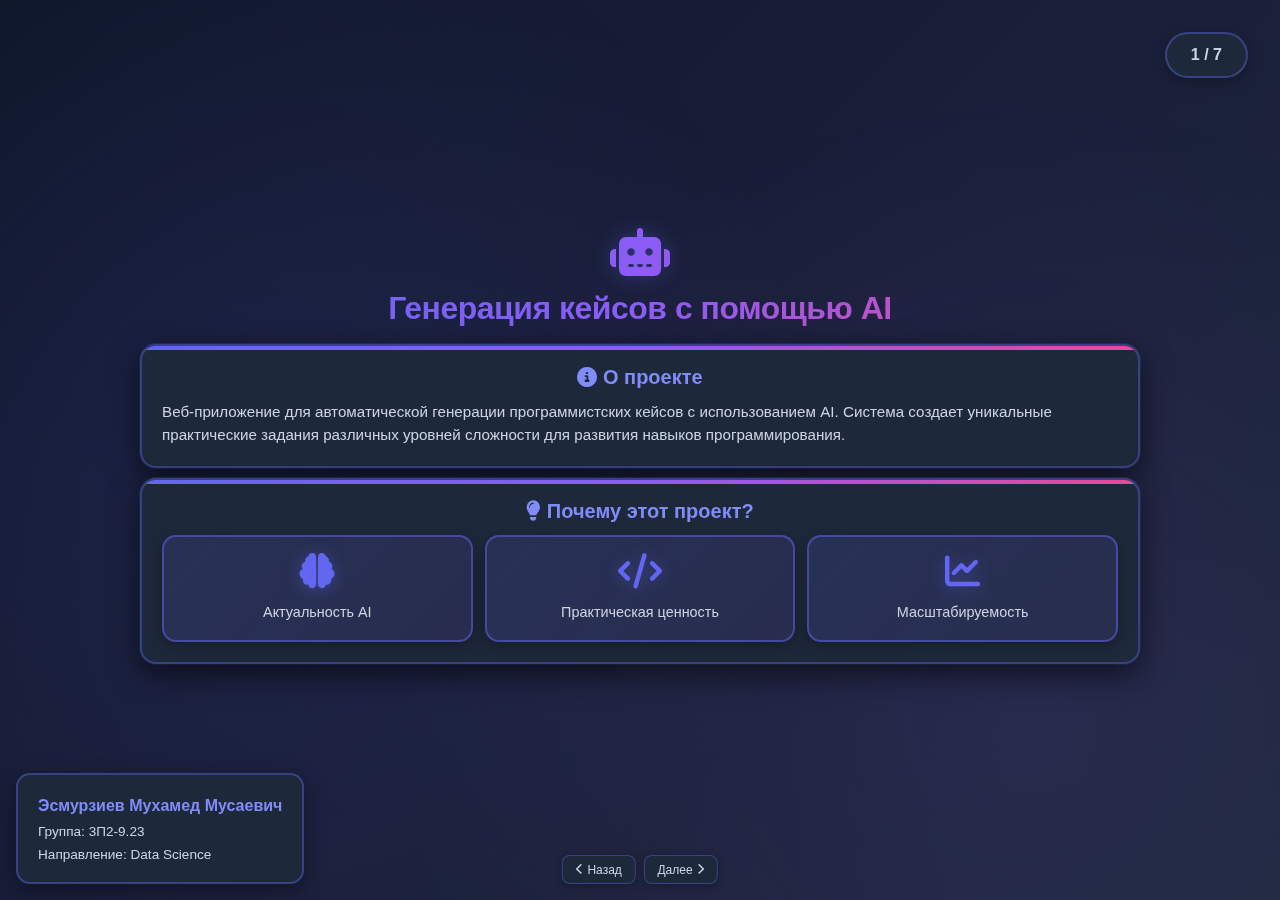
<file: presentation.html>
<!DOCTYPE html>
<html lang="ru">
<head>
    <meta charset="UTF-8">
    <meta name="viewport" content="width=device-width, initial-scale=1.0">
    <title>Презентация: Генерация кейсов с помощью AI</title>
    <link rel="stylesheet" href="https://cdnjs.cloudflare.com/ajax/libs/font-awesome/6.4.0/css/all.min.css">
    <style>
        * {
            margin: 0;
            padding: 0;
            box-sizing: border-box;
        }

        body {
            font-family: 'Segoe UI', Tahoma, Geneva, Verdana, sans-serif;
            background: linear-gradient(135deg, #0f172a 0%, #1a1f3a 50%, #1e293b 100%);
            background-attachment: fixed;
            color: #f1f5f9;
            overflow: hidden;
        }

        body::before {
            content: '';
            position: fixed;
            top: 0;
            left: 0;
            width: 100%;
            height: 100%;
            background: 
                radial-gradient(circle at 20% 50%, rgba(99, 102, 241, 0.1) 0%, transparent 50%),
                radial-gradient(circle at 80% 80%, rgba(139, 92, 246, 0.1) 0%, transparent 50%);
            pointer-events: none;
            z-index: 0;
        }

        .presentation-container {
            width: 100vw;
            height: 100vh;
            position: relative;
            z-index: 1;
        }

        .slide {
            width: 100%;
            height: 100%;
            display: none;
            padding: 1.25rem;
            position: absolute;
            top: 0;
            left: 0;
            animation: fadeIn 0.6s ease-out;
            overflow: hidden;
        }

        @media (min-width: 1200px) {
            .slide {
                padding: 3rem 4rem;
            }
        }

        .slide.active {
            display: flex;
            flex-direction: column;
            justify-content: center;
            align-items: center;
        }

        @keyframes fadeIn {
            from {
                opacity: 0;
                transform: translateY(30px);
            }
            to {
                opacity: 1;
                transform: translateY(0);
            }
        }

        @keyframes float {
            0%, 100% { transform: translateY(0px) rotate(0deg); }
            50% { transform: translateY(-20px) rotate(5deg); }
        }

        @keyframes pulse {
            0%, 100% { transform: scale(1); opacity: 1; }
            50% { transform: scale(1.1); opacity: 0.8; }
        }

        @keyframes slideInLeft {
            from { transform: translateX(-100px); opacity: 0; }
            to { transform: translateX(0); opacity: 1; }
        }

        @keyframes slideInRight {
            from { transform: translateX(100px); opacity: 0; }
            to { transform: translateX(0); opacity: 1; }
        }

        h1 {
            font-size: 2.4rem;
            margin-bottom: 0.75rem;
            background: linear-gradient(135deg, #6366f1, #8b5cf6, #ec4899);
            -webkit-background-clip: text;
            -webkit-text-fill-color: transparent;
            background-clip: text;
            line-height: 1.2;
            font-weight: 800;
            letter-spacing: -0.5px;
        }

        h2 {
            font-size: 2rem;
            margin-bottom: 1rem;
            color: #f1f5f9;
            font-weight: 700;
            letter-spacing: -0.3px;
        }

        h3 {
            font-size: 1.35rem;
            margin-bottom: 0.75rem;
            color: #818cf8;
            font-weight: 600;
        }

        p {
            font-size: 1rem;
            color: #cbd5e1;
            line-height: 1.5;
            margin: 0;
        }

        .slide-content {
            max-width: 1000px;
            margin: 0 auto;
            width: 100%;
            padding: 0;
        }

        /* Виджеты и карточки */
        .widget-card {
            background: rgba(30, 41, 59, 0.95);
            backdrop-filter: blur(20px);
            border-radius: 16px;
            padding: 1.25rem;
            margin: 0.6rem 0;
            border: 2px solid rgba(99, 102, 241, 0.4);
            box-shadow: 
                0 10px 30px rgba(0, 0, 0, 0.6),
                0 0 0 1px rgba(99, 102, 241, 0.2),
                inset 0 1px 0 rgba(255, 255, 255, 0.1);
            transition: all 0.3s ease;
            position: relative;
            overflow: hidden;
        }

        .widget-card::after {
            content: '';
            position: absolute;
            top: 0;
            left: -100%;
            width: 100%;
            height: 100%;
            background: linear-gradient(90deg, transparent, rgba(99, 102, 241, 0.1), transparent);
            transition: left 0.5s;
        }

        .widget-card:hover::after {
            left: 100%;
        }

        .widget-card::before {
            content: '';
            position: absolute;
            top: 0;
            left: 0;
            right: 0;
            height: 4px;
            background: linear-gradient(90deg, #6366f1, #8b5cf6, #ec4899);
        }

        .widget-card:hover {
            transform: translateY(-5px);
            border-color: rgba(99, 102, 241, 0.6);
            box-shadow: 0 25px 50px rgba(99, 102, 241, 0.3);
        }

        .icon-large {
            font-size: 3rem;
            background: linear-gradient(135deg, #6366f1, #8b5cf6, #ec4899);
            -webkit-background-clip: text;
            -webkit-text-fill-color: transparent;
            background-clip: text;
            margin-bottom: 0.75rem;
            animation: float 3s ease-in-out infinite;
            filter: drop-shadow(0 0 10px rgba(99, 102, 241, 0.3));
        }

        .icon-medium {
            font-size: 2.2rem;
            color: #6366f1;
            margin-bottom: 0.5rem;
            filter: drop-shadow(0 2px 8px rgba(99, 102, 241, 0.4));
            transition: transform 0.3s;
        }

        .feature-box:hover .icon-medium {
            transform: scale(1.1) rotate(5deg);
        }

        .grid-2 {
            display: grid;
            grid-template-columns: 1fr;
            gap: 1.5rem;
            margin-top: 1.5rem;
        }

        @media (min-width: 900px) {
            .grid-2 {
                grid-template-columns: repeat(2, 1fr);
                gap: 2rem;
                margin-top: 2rem;
            }
        }

        .grid-3 {
            display: grid;
            grid-template-columns: repeat(3, 1fr);
            gap: 0.75rem;
            margin-top: 0.75rem;
        }

        @media (max-width: 768px) {
            .grid-3 {
                grid-template-columns: 1fr;
                gap: 0.6rem;
            }
        }

        .grid-4 {
            display: grid;
            grid-template-columns: repeat(2, 1fr);
            gap: 1rem;
            margin-top: 1.5rem;
        }

        @media (min-width: 1200px) {
            .grid-4 {
                grid-template-columns: repeat(4, 1fr);
                gap: 1.5rem;
            }
        }

        .feature-box {
            background: linear-gradient(135deg, rgba(99, 102, 241, 0.15), rgba(139, 92, 246, 0.1));
            border: 2px solid rgba(99, 102, 241, 0.5);
            border-radius: 14px;
            padding: 1rem;
            text-align: center;
            transition: all 0.3s ease;
            animation: slideInLeft 0.6s ease-out;
            box-shadow: 0 4px 15px rgba(0, 0, 0, 0.3);
            position: relative;
            overflow: hidden;
        }

        .feature-box::before {
            content: '';
            position: absolute;
            top: 0;
            left: 0;
            right: 0;
            height: 2px;
            background: linear-gradient(90deg, #6366f1, #8b5cf6);
            transform: scaleX(0);
            transition: transform 0.3s;
        }

        .feature-box:hover::before {
            transform: scaleX(1);
        }

        .feature-box:hover {
            transform: translateY(-3px);
            border-color: rgba(99, 102, 241, 0.8);
            box-shadow: 0 8px 25px rgba(99, 102, 241, 0.3);
        }

        .feature-box:nth-child(even) {
            animation: slideInRight 0.6s ease-out;
        }

        .feature-box:hover {
            transform: translateY(-10px);
            background: rgba(99, 102, 241, 0.2);
            border-color: rgba(99, 102, 241, 0.6);
        }

        .stat-badge {
            display: inline-block;
            background: linear-gradient(135deg, rgba(99, 102, 241, 0.25), rgba(139, 92, 246, 0.2));
            border: 2px solid rgba(99, 102, 241, 0.5);
            border-radius: 20px;
            padding: 0.5rem 1rem;
            font-size: 0.85rem;
            font-weight: 600;
            color: #818cf8;
            box-shadow: 0 4px 12px rgba(99, 102, 241, 0.2);
            transition: all 0.3s ease;
        }

        .stat-badge:hover {
            transform: translateY(-2px);
            box-shadow: 0 6px 18px rgba(99, 102, 241, 0.4);
        }

        .author-info {
            position: fixed;
            bottom: 1rem;
            left: 1rem;
            background: rgba(30, 41, 59, 0.95);
            backdrop-filter: blur(15px);
            padding: 0.75rem 1rem;
            border-radius: 14px;
            border: 2px solid rgba(99, 102, 241, 0.4);
            text-align: left;
            z-index: 100;
            box-shadow: 0 6px 20px rgba(0, 0, 0, 0.4);
            transition: all 0.3s ease;
        }

        .author-info:hover {
            border-color: rgba(99, 102, 241, 0.7);
            box-shadow: 0 8px 25px rgba(99, 102, 241, 0.3);
        }

        @media (min-width: 1200px) {
            .author-info {
                bottom: 1.5rem;
                left: 1.5rem;
                padding: 0.9rem 1.25rem;
            }
        }

        .author-info p {
            font-size: 1rem;
            margin: 0.3rem 0;
            color: #cbd5e1;
        }

        .author-info .name {
            font-size: 1.2rem;
            font-weight: 600;
            color: #818cf8;
        }

        .diagram {
            display: flex;
            justify-content: center;
            align-items: center;
            gap: 2rem;
            margin: 3rem 0;
        }

        .diagram-box {
            background: linear-gradient(135deg, rgba(99, 102, 241, 0.2), rgba(139, 92, 246, 0.2));
            border: 3px solid #6366f1;
            border-radius: 16px;
            padding: 2rem;
            min-width: 200px;
            text-align: center;
            position: relative;
            animation: pulse 2s ease-in-out infinite;
        }

        .diagram-arrow {
            font-size: 3rem;
            color: #6366f1;
            animation: pulse 1.5s ease-in-out infinite;
        }

        .tech-grid {
            display: grid;
            grid-template-columns: repeat(3, 1fr);
            gap: 1.5rem;
            margin-top: 2rem;
        }

        .tech-item {
            background: rgba(30, 41, 59, 0.6);
            border: 2px solid rgba(99, 102, 241, 0.3);
            border-radius: 16px;
            padding: 1.5rem;
            text-align: center;
            transition: all 0.3s;
        }

        .tech-item:hover {
            transform: scale(1.05);
            border-color: #6366f1;
            background: rgba(99, 102, 241, 0.1);
        }

        .tech-item i {
            font-size: 3rem;
            margin-bottom: 1rem;
            background: linear-gradient(135deg, #6366f1, #8b5cf6);
            -webkit-background-clip: text;
            -webkit-text-fill-color: transparent;
            background-clip: text;
        }

        .highlight-box {
            background: linear-gradient(135deg, rgba(99, 102, 241, 0.2), rgba(139, 92, 246, 0.15));
            border-left: 4px solid #6366f1;
            border-radius: 12px;
            padding: 0.75rem;
            margin: 0.5rem 0;
            box-shadow: inset 0 2px 10px rgba(99, 102, 241, 0.1);
        }

        .navigation {
            position: fixed;
            bottom: 1rem;
            left: 50%;
            transform: translateX(-50%);
            display: flex;
            gap: 0.5rem;
            z-index: 1000;
        }

        .nav-btn {
            background: rgba(30, 41, 59, 0.95);
            backdrop-filter: blur(10px);
            color: #cbd5e1;
            border: 1.5px solid rgba(99, 102, 241, 0.4);
            padding: 0.4rem 0.8rem;
            border-radius: 8px;
            cursor: pointer;
            font-size: 0.75rem;
            font-weight: 500;
            transition: all 0.2s ease;
            box-shadow: 0 2px 8px rgba(0, 0, 0, 0.3);
            position: relative;
            overflow: hidden;
            display: flex;
            align-items: center;
            gap: 0.3rem;
        }

        .nav-btn:hover {
            transform: translateY(-1px);
            border-color: rgba(99, 102, 241, 0.7);
            background: rgba(99, 102, 241, 0.15);
            box-shadow: 0 4px 12px rgba(99, 102, 241, 0.4);
            color: #818cf8;
        }

        .nav-btn:active {
            transform: translateY(0);
        }

        .nav-btn i {
            font-size: 0.7rem;
        }

        .slide-number {
            position: fixed;
            top: 2rem;
            right: 2rem;
            background: rgba(30, 41, 59, 0.95);
            backdrop-filter: blur(15px);
            padding: 0.75rem 1.5rem;
            border-radius: 25px;
            font-size: 1rem;
            color: #cbd5e1;
            border: 2px solid rgba(99, 102, 241, 0.4);
            font-weight: 600;
            box-shadow: 0 4px 15px rgba(0, 0, 0, 0.3);
        }

        .title-slide-content {
            text-align: center;
        }

        .title-slide-content .icon-large {
            font-size: 4rem;
            margin-bottom: 0.75rem;
        }

        .problem-solution-grid {
            display: grid;
            grid-template-columns: 1fr;
            gap: 1rem;
            margin-top: 0.75rem;
        }

        @media (min-width: 1000px) {
            .problem-solution-grid {
                grid-template-columns: 1fr 1fr;
                gap: 1.5rem;
            }
        }

        .problem-box, .solution-box {
            background: rgba(30, 41, 59, 0.95);
            backdrop-filter: blur(15px);
            border-radius: 18px;
            padding: 1rem;
            border: 2px solid;
            box-shadow: 0 8px 25px rgba(0, 0, 0, 0.5);
            transition: all 0.3s ease;
        }

        .problem-box:hover, .solution-box:hover {
            transform: translateY(-2px);
            box-shadow: 0 12px 35px rgba(0, 0, 0, 0.6);
        }

        .problem-box {
            border-color: rgba(239, 68, 68, 0.4);
        }

        .solution-box {
            border-color: rgba(16, 185, 129, 0.4);
        }

        .architecture-diagram {
            display: flex;
            flex-direction: row;
            flex-wrap: wrap;
            gap: 0.5rem;
            justify-content: center;
            align-items: center;
        }

        @media (max-width: 1000px) {
            .architecture-diagram {
                flex-direction: column;
                gap: 0.5rem;
            }
        }

        .layer {
            background: rgba(30, 41, 59, 0.95);
            backdrop-filter: blur(10px);
            border: 2px solid rgba(99, 102, 241, 0.6);
            border-radius: 14px;
            padding: 1rem;
            display: flex;
            flex-direction: column;
            align-items: center;
            text-align: center;
            gap: 0.5rem;
            box-shadow: 0 6px 20px rgba(0, 0, 0, 0.4);
            transition: all 0.3s ease;
        }

        .layer:hover {
            transform: translateY(-3px);
            border-color: rgba(99, 102, 241, 0.9);
            box-shadow: 0 10px 30px rgba(99, 102, 241, 0.3);
        }

        .layer-icon {
            font-size: 2.5rem;
            color: #6366f1;
            text-align: center;
            filter: drop-shadow(0 2px 8px rgba(99, 102, 241, 0.4));
        }

        .stack-grid {
            display: grid;
            grid-template-columns: repeat(2, 1fr);
            gap: 0.75rem;
            margin-top: 0.75rem;
        }

        @media (max-width: 900px) {
            .stack-grid {
                grid-template-columns: 1fr;
                gap: 0.5rem;
            }
        }

        .stack-category {
            background: rgba(30, 41, 59, 0.9);
            backdrop-filter: blur(10px);
            border: 2px solid rgba(99, 102, 241, 0.4);
            border-radius: 14px;
            padding: 1rem;
            box-shadow: 0 6px 20px rgba(0, 0, 0, 0.4);
            transition: all 0.3s ease;
        }

        .stack-category:hover {
            transform: translateY(-2px);
            border-color: rgba(99, 102, 241, 0.7);
            box-shadow: 0 10px 30px rgba(99, 102, 241, 0.2);
        }

        .stack-category h3 {
            margin-bottom: 0.5rem;
            display: flex;
            align-items: center;
            gap: 0.5rem;
            font-size: 1rem;
        }

        .stack-list {
            list-style: none;
        }

        .stack-list li {
            padding: 0.5rem 0;
            border-bottom: 1px solid rgba(99, 102, 241, 0.2);
            display: flex;
            align-items: center;
            gap: 0.75rem;
            font-size: 0.9rem;
            transition: all 0.2s;
        }

        .stack-list li:hover {
            padding-left: 0.5rem;
            color: #818cf8;
        }

        .stack-list li i {
            transition: transform 0.2s;
        }

        .stack-list li:hover i {
            transform: scale(1.2);
        }

        .stack-list li:last-child {
            border-bottom: none;
        }

        .stack-list li i {
            color: #6366f1;
            font-size: 1.2rem;
        }

        @media (max-width: 768px) {
            .slide {
                padding: 1.5rem;
            }

            h1 {
                font-size: 2rem;
            }

            h2 {
                font-size: 1.5rem;
            }

            .icon-large {
                font-size: 3rem;
            }

            .layer {
                flex-direction: column;
                text-align: center;
            }

            .author-info {
                position: relative;
                margin-top: 2rem;
            }
        }
    </style>
</head>
<body>
    <div class="presentation-container">
        <!-- Слайд 1: Приветствие + Что за проект + Почему этот проект -->
        <div class="slide active">
            <div class="slide-content" style="max-width: 1000px;">
                <div class="title-slide-content">
                    <div class="icon-large" style="font-size: 3rem; margin-bottom: 0.5rem;">
                        <i class="fas fa-robot"></i>
                    </div>
                    <h1 style="font-size: 2rem; margin-bottom: 1rem;">Генерация кейсов с помощью AI</h1>
                    <div class="widget-card" style="margin: 0.6rem 0;">
                        <h3 style="color: #818cf8; margin-bottom: 0.75rem; font-size: 1.25rem;">
                            <i class="fas fa-info-circle"></i> О проекте
                        </h3>
                        <p style="font-size: 0.95rem; line-height: 1.5; text-align: left; margin: 0;">
                            Веб-приложение для автоматической генерации программистских кейсов 
                            с использованием AI. Система создает уникальные практические задания 
                            различных уровней сложности для развития навыков программирования.
                        </p>
                    </div>
                    <div class="widget-card" style="margin: 0.6rem 0;">
                        <h3 style="color: #818cf8; margin-bottom: 0.75rem; font-size: 1.25rem;">
                            <i class="fas fa-lightbulb"></i> Почему этот проект?
                        </h3>
                        <div class="grid-3" style="margin-top: 0.75rem;">
                            <div class="feature-box">
                                <i class="fas fa-brain icon-medium"></i>
                                <p style="font-size: 0.9rem; margin-top: 0.4rem; font-weight: 500;">Актуальность AI</p>
                            </div>
                            <div class="feature-box">
                                <i class="fas fa-code icon-medium"></i>
                                <p style="font-size: 0.9rem; margin-top: 0.4rem; font-weight: 500;">Практическая ценность</p>
                            </div>
                            <div class="feature-box">
                                <i class="fas fa-chart-line icon-medium"></i>
                                <p style="font-size: 0.9rem; margin-top: 0.4rem; font-weight: 500;">Масштабируемость</p>
                            </div>
                        </div>
                    </div>
                </div>
            </div>
            <div class="author-info" style="position: fixed; bottom: 1rem; left: 1rem; right: auto; width: auto; min-width: 250px;">
                <p class="name" style="font-size: 1rem; margin-bottom: 0.25rem;">Эсмурзиев Мухамед Мусаевич</p>
                <p style="font-size: 0.85rem; margin: 0.15rem 0;">Группа: 3П2-9.23</p>
                <p style="font-size: 0.85rem; margin: 0.15rem 0;">Направление: Data Science</p>
            </div>
        </div>

        <!-- Слайд 2: Проблема + Решение -->
        <div class="slide">
            <div class="slide-content">
                <h2 style="text-align: center; margin-bottom: 0.75rem;">
                    <i class="fas fa-balance-scale"></i> Проблема и Решение
                </h2>
                <div class="problem-solution-grid">
                    <div class="problem-box">
                        <h3 style="color: #ef4444; margin-bottom: 1rem;">
                            <i class="fas fa-exclamation-triangle"></i> Проблема
                        </h3>
                        <div class="highlight-box" style="border-left-color: #ef4444;">
                            <p style="font-size: 0.9rem; line-height: 1.4;">
                                Программистам нужны новые кейсы, но создание заданий требует много времени. 
                                Существующие ресурсы не покрывают потребность в разнообразных задачах.
                            </p>
                        </div>
                        <div class="highlight-box" style="border-left-color: #ef4444; margin-top: 0.5rem;">
                            <p style="font-size: 0.9rem; line-height: 1.4;">
                                Выгорание: однотипные задачи приводят к профессиональному выгоранию. 
                                Разнообразные кейсы помогают поддерживать мотивацию.
                            </p>
                        </div>
                        <div style="margin-top: 0.75rem; display: flex; flex-wrap: wrap; gap: 0.4rem;">
                            <div class="stat-badge" style="font-size: 0.85rem; padding: 0.5rem 1rem;">
                                <i class="fas fa-clock"></i> Много времени
                            </div>
                            <div class="stat-badge" style="font-size: 0.85rem; padding: 0.5rem 1rem;">
                                <i class="fas fa-brain"></i> Недостаток креативности
                            </div>
                            <div class="stat-badge" style="font-size: 0.85rem; padding: 0.5rem 1rem;">
                                <i class="fas fa-repeat"></i> Однообразие
                            </div>
                            <div class="stat-badge" style="font-size: 0.85rem; padding: 0.5rem 1rem;">
                                <i class="fas fa-fire"></i> Выгорание
                            </div>
                        </div>
                    </div>
                    <div class="solution-box">
                        <h3 style="color: #10b981; margin-bottom: 1rem;">
                            <i class="fas fa-check-circle"></i> Решение
                        </h3>
                        <div class="highlight-box" style="border-left-color: #10b981;">
                            <p style="font-size: 0.9rem; line-height: 1.4;">
                                Веб-приложение с интеграцией HuggingFace AI для автоматической генерации 
                                уникальных кейсов. Пользователь выбирает уровень сложности и тему, 
                                система создает задание за секунды.
                            </p>
                        </div>
                        <div style="margin-top: 0.75rem; display: flex; flex-wrap: wrap; gap: 0.4rem;">
                            <div class="stat-badge" style="border-color: rgba(16, 185, 129, 0.4); color: #10b981; font-size: 0.85rem; padding: 0.5rem 1rem;">
                                <i class="fas fa-bolt"></i> Быстро
                            </div>
                            <div class="stat-badge" style="border-color: rgba(16, 185, 129, 0.4); color: #10b981; font-size: 0.85rem; padding: 0.5rem 1rem;">
                                <i class="fas fa-magic"></i> AI-Генерация
                            </div>
                            <div class="stat-badge" style="border-color: rgba(16, 185, 129, 0.4); color: #10b981; font-size: 0.85rem; padding: 0.5rem 1rem;">
                                <i class="fas fa-infinity"></i> Безгранично
                            </div>
                        </div>
                    </div>
                </div>
            </div>
        </div>

        <!-- Слайд 3: Архитектура -->
        <div class="slide">
            <div class="slide-content">
                <h2 style="text-align: center; margin-bottom: 0.75rem;">
                    <i class="fas fa-sitemap"></i> Архитектура системы
                </h2>
                <div class="architecture-diagram" style="margin-top: 0.75rem;">
                    <div class="layer" style="min-width: 150px; max-width: 180px;">
                        <div class="layer-icon">
                            <i class="fas fa-layer-group"></i>
                        </div>
                        <h3 style="font-size: 1.1rem; margin: 0.3rem 0;">Frontend</h3>
                        <p style="font-size: 0.85rem; color: #cbd5e1; margin: 0;">
                            HTML, CSS, адаптивный дизайн
                        </p>
                    </div>
                    <div style="display: flex; align-items: center; color: #6366f1; font-size: 2rem; margin: 0 0.5rem; filter: drop-shadow(0 0 8px rgba(99, 102, 241, 0.5));">
                        <i class="fas fa-arrow-right"></i>
                    </div>
                    <div class="layer" style="min-width: 150px; max-width: 180px;">
                        <div class="layer-icon">
                            <i class="fas fa-server"></i>
                        </div>
                        <h3 style="font-size: 1.1rem; margin: 0.3rem 0;">Backend</h3>
                        <p style="font-size: 0.85rem; color: #cbd5e1; margin: 0;">
                            Flask, маршрутизация
                        </p>
                    </div>
                    <div style="display: flex; align-items: center; color: #6366f1; font-size: 2rem; margin: 0 0.5rem; filter: drop-shadow(0 0 8px rgba(99, 102, 241, 0.5));">
                        <i class="fas fa-arrow-right"></i>
                    </div>
                    <div class="layer" style="min-width: 150px; max-width: 180px;">
                        <div class="layer-icon">
                            <i class="fas fa-database"></i>
                        </div>
                        <h3 style="font-size: 1.1rem; margin: 0.3rem 0;">Database</h3>
                        <p style="font-size: 0.85rem; color: #cbd5e1; margin: 0;">
                            SQLAlchemy, модели
                        </p>
                    </div>
                    <div style="display: flex; align-items: center; color: #6366f1; font-size: 2rem; margin: 0 0.5rem; filter: drop-shadow(0 0 8px rgba(99, 102, 241, 0.5));">
                        <i class="fas fa-arrow-up"></i>
                    </div>
                    <div class="layer" style="background: linear-gradient(135deg, rgba(99, 102, 241, 0.2), rgba(139, 92, 246, 0.15)); min-width: 150px; max-width: 180px;">
                        <div class="layer-icon">
                            <i class="fas fa-robot"></i>
                        </div>
                        <h3 style="font-size: 1.1rem; margin: 0.3rem 0;">AI Integration</h3>
                        <p style="font-size: 0.85rem; color: #cbd5e1; margin: 0;">
                            HuggingFace API
                        </p>
                    </div>
                </div>
            </div>
        </div>

        <!-- Слайд 4: Стек технологий -->
        <div class="slide">
            <div class="slide-content">
                <h2 style="text-align: center; margin-bottom: 0.75rem;">
                    <i class="fas fa-code"></i> Технологический стек
                </h2>
                <div class="stack-grid">
                    <div class="stack-category">
                        <h3>
                            <i class="fas fa-server"></i> Backend
                        </h3>
                        <ul class="stack-list">
                            <li>
                                <i class="fab fa-python"></i>
                                <span>Python 3.8+</span>
                            </li>
                            <li>
                                <i class="fas fa-flask"></i>
                                <span>Flask - веб-фреймворк</span>
                            </li>
                            <li>
                                <i class="fas fa-database"></i>
                                <span>SQLAlchemy - ORM</span>
                            </li>
                            <li>
                                <i class="fas fa-shield-alt"></i>
                                <span>Flask-Login - аутентификация</span>
                            </li>
                        </ul>
                    </div>
                    <div class="stack-category">
                        <h3>
                            <i class="fas fa-paint-brush"></i> Frontend
                        </h3>
                        <ul class="stack-list">
                            <li>
                                <i class="fab fa-html5"></i>
                                <span>HTML5</span>
                            </li>
                            <li>
                                <i class="fab fa-css3-alt"></i>
                                <span>CSS3 с градиентами</span>
                            </li>
                            <li>
                                <i class="fab fa-js"></i>
                                <span>JavaScript</span>
                            </li>
                            <li>
                                <i class="fab fa-font-awesome"></i>
                                <span>Font Awesome иконки</span>
                            </li>
                        </ul>
                    </div>
                    <div class="stack-category">
                        <h3>
                            <i class="fas fa-robot"></i> AI & Data
                        </h3>
                        <ul class="stack-list">
                            <li>
                                <i class="fas fa-brain"></i>
                                <span>HuggingFace API</span>
                            </li>
                            <li>
                                <i class="fas fa-database"></i>
                                <span>SQLite Database</span>
                            </li>
                            <li>
                                <i class="fas fa-key"></i>
                                <span>Werkzeug - хеширование</span>
                            </li>
                            <li>
                                <i class="fas fa-network-wired"></i>
                                <span>Requests - HTTP клиент</span>
                            </li>
                        </ul>
                    </div>
                    <div class="stack-category">
                        <h3>
                            <i class="fas fa-tools"></i> Инструменты
                        </h3>
                        <ul class="stack-list">
                            <li>
                                <i class="fas fa-shield-alt"></i>
                                <span>Flask-WTF - CSRF защита</span>
                            </li>
                            <li>
                                <i class="fas fa-check-square"></i>
                                <span>WTForms - валидация</span>
                            </li>
                            <li>
                                <i class="fas fa-mobile-alt"></i>
                                <span>Адаптивный дизайн</span>
                            </li>
                            <li>
                                <i class="fas fa-palette"></i>
                                <span>Современный UI/UX</span>
                            </li>
                        </ul>
                    </div>
                </div>
            </div>
        </div>


        
        <!-- Слайд 6: Преимущества -->
<div class="slide">
    <div class="slide-content">
        <h2 style="text-align: center; margin-bottom: 1.5rem;">
            <i class="fas fa-play-circle"></i> Демонстрация работы приложения
        </h2>
        
        <div class="widget-card" style="max-width: 900px; margin: 0 auto; padding: 1.5rem;">
            <h3 style="text-align: center; color: #818cf8; margin-bottom: 1rem; font-size: 1.2rem;">
                <i class="fas fa-desktop"></i> Скринкаст работы с генератором кейсов
            </h3>
            
            <div class="video-container" style="position: relative; padding-bottom: 56.25%; height: 0; overflow: hidden; border-radius: 12px; border: 2px solid rgba(99, 102, 241, 0.4); margin: 1rem 0; background: #0f172a;">
                <video 
                    controls 
                    autoplay 
                    muted 
                    style="position: absolute; top: 0; left: 0; width: 100%; height: 100%; object-fit: contain;"
                    poster="data:image/svg+xml,%3Csvg xmlns='http://www.w3.org/2000/svg' width='800' height='450' viewBox='0 0 800 450'%3E%3Crect width='800' height='450' fill='%230f172a'/%3E%3Cpath d='M350,200 L450,250 L350,300 Z' fill='%236366f1'/%3E%3Ctext x='400' y='380' text-anchor='middle' fill='%23cbd5e1' font-family='Arial' font-size='18'%3EDемонстрация работы AI-генератора%3C/text%3E%3C/svg%3E"
                >
                    <source src="C:\ai-cases-generator\demo\Главная - AI Генератор Кейсов – Brave 2025-12-29 08-03-05.mp4" type="video/mp4">
                    Ваш браузер не поддерживает видео тег.
                </video>
            </div>
            
            <div style="text-align: center; margin-top: 1.5rem;">
                <div class="stat-badge" style="display: inline-flex; align-items: center; gap: 0.5rem; margin: 0 0.5rem; font-size: 0.9rem;">
                    <i class="fas fa-bolt" style="color: #f59e0b;"></i>
                    <span>Мгновенная генерация</span>
                </div>
                <div class="stat-badge" style="display: inline-flex; align-items: center; gap: 0.5rem; margin: 0 0.5rem; font-size: 0.9rem;">
                    <i class="fas fa-sliders-h" style="color: #8b5cf6;"></i>
                    <span>Выбор сложности</span>
                </div>
                <div class="stat-badge" style="display: inline-flex; align-items: center; gap: 0.5rem; margin: 0 0.5rem; font-size: 0.9rem;">
                    <i class="fas fa-mobile-alt" style="color: #10b981;"></i>
                    <span>Адаптивный дизайн</span>
                </div>
            </div>
            
            <div class="highlight-box" style="margin-top: 1.5rem; text-align: center; background: rgba(99, 102, 241, 0.1);">
                <p style="font-size: 0.9rem; color: #cbd5e1; margin: 0;">
                    <i class="fas fa-info-circle" style="color: #6366f1; margin-right: 0.5rem;"></i>
                    На видео: выбор параметров, AI-генерация кейса, просмотр результатов и статистики
                </p>
            </div>
        </div>
    </div>
</div>
        <!-- Слайд 5: Функционал -->
        <div class="slide">
            <div class="slide-content">
                <h2 style="text-align: center; margin-bottom: 0.75rem;">
                    <i class="fas fa-cogs"></i> Функционал приложения
                </h2>
                <div class="grid-2" style="margin-top: 0.75rem;">
                    <div class="widget-card">
                        <h3 style="color: #818cf8; margin-bottom: 0.75rem; font-size: 1.2rem;">
                            <i class="fas fa-user-shield"></i> Система авторизации
                        </h3>
                        <ul class="stack-list" style="list-style: none; padding: 0;">
                            <li><i class="fas fa-check" style="color: #10b981;"></i> Регистрация пользователей</li>
                            <li><i class="fas fa-check" style="color: #10b981;"></i> Безопасный вход</li>
                            <li><i class="fas fa-check" style="color: #10b981;"></i> Хеширование паролей</li>
                            <li><i class="fas fa-check" style="color: #10b981;"></i> Управление сессиями</li>
                        </ul>
                    </div>
                    <div class="widget-card">
                        <h3 style="color: #818cf8; margin-bottom: 0.75rem; font-size: 1.2rem;">
                            <i class="fas fa-magic"></i> Генерация кейсов
                        </h3>
                        <ul class="stack-list" style="list-style: none; padding: 0;">
                            <li><i class="fas fa-check" style="color: #10b981;"></i> AI-генерация через HuggingFace</li>
                            <li><i class="fas fa-check" style="color: #10b981;"></i> Выбор уровня сложности</li>
                            <li><i class="fas fa-check" style="color: #10b981;"></i> Указание темы</li>
                            <li><i class="fas fa-check" style="color: #10b981;"></i> Мгновенное создание</li>
                        </ul>
                    </div>
                    <div class="widget-card">
                        <h3 style="color: #818cf8; margin-bottom: 0.75rem; font-size: 1.2rem;">
                            <i class="fas fa-folder-open"></i> Управление кейсами
                        </h3>
                        <ul class="stack-list" style="list-style: none; padding: 0;">
                            <li><i class="fas fa-check" style="color: #10b981;"></i> Просмотр всех кейсов</li>
                            <li><i class="fas fa-check" style="color: #10b981;"></i> Редактирование и удаление</li>
                            <li><i class="fas fa-check" style="color: #10b981;"></i> Фильтрация по статусу и уровню</li>
                            <li><i class="fas fa-check" style="color: #10b981;"></i> Отслеживание прогресса</li>
                        </ul>
                    </div>
                    <div class="widget-card">
                        <h3 style="color: #818cf8; margin-bottom: 0.75rem; font-size: 1.2rem;">
                            <i class="fas fa-chart-bar"></i> Статистика
                        </h3>
                        <ul class="stack-list" style="list-style: none; padding: 0;">
                            <li><i class="fas fa-check" style="color: #10b981;"></i> Общее количество кейсов</li>
                            <li><i class="fas fa-check" style="color: #10b981;"></i> Статистика по статусам</li>
                            <li><i class="fas fa-check" style="color: #10b981;"></i> Распределение по уровням</li>
                            <li><i class="fas fa-check" style="color: #10b981;"></i> Процент завершения</li>
                        </ul>
                    </div>
                </div>
            </div>
        </div>

        <!-- Слайд 6: Преимущества -->
        <div class="slide">
            <div class="slide-content">
                <h2 style="text-align: center; margin-bottom: 0.75rem;">
                    <i class="fas fa-star"></i> Преимущества проекта
                </h2>
                <div class="grid-2" style="margin-top: 0.75rem;">
                    <div class="feature-box" style="padding: 1.25rem;">
                        <i class="fas fa-bolt icon-medium" style="color: #f59e0b;"></i>
                        <h3 style="font-size: 1.1rem; margin-top: 0.5rem;">Скорость</h3>
                        <p style="font-size: 0.9rem; margin-top: 0.5rem;">
                            Генерация кейса занимает секунды вместо часов ручной работы
                        </p>
                    </div>
                    <div class="feature-box" style="padding: 1.25rem;">
                        <i class="fas fa-infinity icon-medium" style="color: #6366f1;"></i>
                        <h3 style="font-size: 1.1rem; margin-top: 0.5rem;">Безграничность</h3>
                        <p style="font-size: 0.9rem; margin-top: 0.5rem;">
                            Неограниченное количество уникальных кейсов благодаря AI
                        </p>
                    </div>
                    <div class="feature-box" style="padding: 1.25rem;">
                        <i class="fas fa-sliders-h icon-medium" style="color: #8b5cf6;"></i>
                        <h3 style="font-size: 1.1rem; margin-top: 0.5rem;">Гибкость</h3>
                        <p style="font-size: 0.9rem; margin-top: 0.5rem;">
                            Настройка уровня сложности и темы под конкретные потребности
                        </p>
                    </div>
                    <div class="feature-box" style="padding: 1.25rem;">
                        <i class="fas fa-chart-line icon-medium" style="color: #10b981;"></i>
                        <h3 style="font-size: 1.1rem; margin-top: 0.5rem;">Прогресс</h3>
                        <p style="font-size: 0.9rem; margin-top: 0.5rem;">
                            Отслеживание развития навыков через статистику выполнения
                        </p>
                    </div>
                </div>
            </div>
        </div>
        <!-- Слайд 7: Заключение -->
        <div class="slide">
            <div class="slide-content">
                <div style="text-align: center;">
                    <div class="icon-large">
                        <i class="fas fa-rocket"></i>
                    </div>
                    <h1>Заключение</h1>
                    <div class="widget-card" style="max-width: 1000px; margin: 0.75rem auto;">
                        <div class="grid-3" style="margin-top: 0.5rem;">
                            <div class="feature-box">
                                <i class="fas fa-check-circle icon-medium" style="color: #10b981;"></i>
                                <h3 style="font-size: 1rem; margin-top: 0.3rem;">Реализовано</h3>
                                <p style="font-size: 0.8rem; margin-top: 0.3rem;">
                                    Полнофункциональное веб-приложение с интеграцией AI
                                </p>
                            </div>
                            <div class="feature-box">
                                <i class="fas fa-paint-brush icon-medium" style="color: #6366f1;"></i>
                                <h3 style="font-size: 1rem; margin-top: 0.3rem;">Дизайн</h3>
                                <p style="font-size: 0.8rem; margin-top: 0.3rem;">
                                    Современный адаптивный интерфейс
                                </p>
                            </div>
                            <div class="feature-box">
                                <i class="fas fa-cogs icon-medium" style="color: #8b5cf6;"></i>
                                <h3 style="font-size: 1rem; margin-top: 0.3rem;">Функционал</h3>
                                <p style="font-size: 0.8rem; margin-top: 0.3rem;">
                                    8 страниц, авторизация, управление кейсами
                                </p>
                            </div>
                        </div>
                        <div class="highlight-box" style="margin-top: 0.75rem; text-align: left;">
                            <p style="font-size: 0.85rem; line-height: 1.4;">
                                Проект демонстрирует практическое применение AI в образовательных целях. 
                                Приложение готово к использованию и может быть расширено дополнительными функциями.
                            </p>
                        </div>
                    </div>
                    <div style="margin-top: 1.5rem; text-align: center;">
                        <div class="widget-card" style="background: linear-gradient(135deg, rgba(99, 102, 241, 0.2), rgba(139, 92, 246, 0.2)); border: 3px solid rgba(99, 102, 241, 0.6); padding: 1.5rem;">
                            <h2 style="font-size: 2.5rem; color: #818cf8; margin-bottom: 0.75rem; font-weight: 800;">
                                <i class="fas fa-heart" style="color: #ec4899;"></i> Спасибо за внимание!
                            </h2>
                            <p style="font-size: 1.2rem; color: #cbd5e1; margin-top: 0.75rem;">
                                <i class="fas fa-question-circle"></i> Вопросы?
                            </p>
                        </div>
                    </div>
                </div>
            </div>
            <div class="author-info">
                <p class="name">Эсмурзиев Мухамед Мусаевич</p>
                <p>Группа: 3П2-9.23 | Data Science</p>
            </div>
        </div>


        <!-- Номер слайда -->
        <div class="slide-number">
            <span id="current-slide">1</span> / 7
        </div>

        <!-- Навигационные кнопки -->
        <div class="navigation">
            <button class="nav-btn" onclick="previousSlide()">
                <i class="fas fa-chevron-left"></i>
                <span>Назад</span>
            </button>
            <button class="nav-btn" onclick="nextSlide()">
                <span>Далее</span>
                <i class="fas fa-chevron-right"></i>
            </button>
        </div>
    </div>

    <script>
        let currentSlide = 0;
        const slides = document.querySelectorAll('.slide');
        const totalSlides = slides.length;

        function showSlide(n) {
            slides[currentSlide].classList.remove('active');
            currentSlide = (n + totalSlides) % totalSlides;
            slides[currentSlide].classList.add('active');
            document.getElementById('current-slide').textContent = currentSlide + 1;
        }

        function nextSlide() {
            showSlide(currentSlide + 1);
        }

        function previousSlide() {
            showSlide(currentSlide - 1);
        }

        // Клавиатурная навигация
        document.addEventListener('keydown', function(e) {
            if (e.key === 'ArrowRight' || e.key === 'ArrowDown' || e.key === ' ' || e.key === 'd' || e.key === 'D') {
                nextSlide();
            } else if (e.key === 'ArrowLeft' || e.key === 'ArrowUp' || e.key === 'a' || e.key === 'A') {
                previousSlide();
            }
        });

        // Инициализация
        showSlide(0);
    </script>
</body>
</html>
</file>
